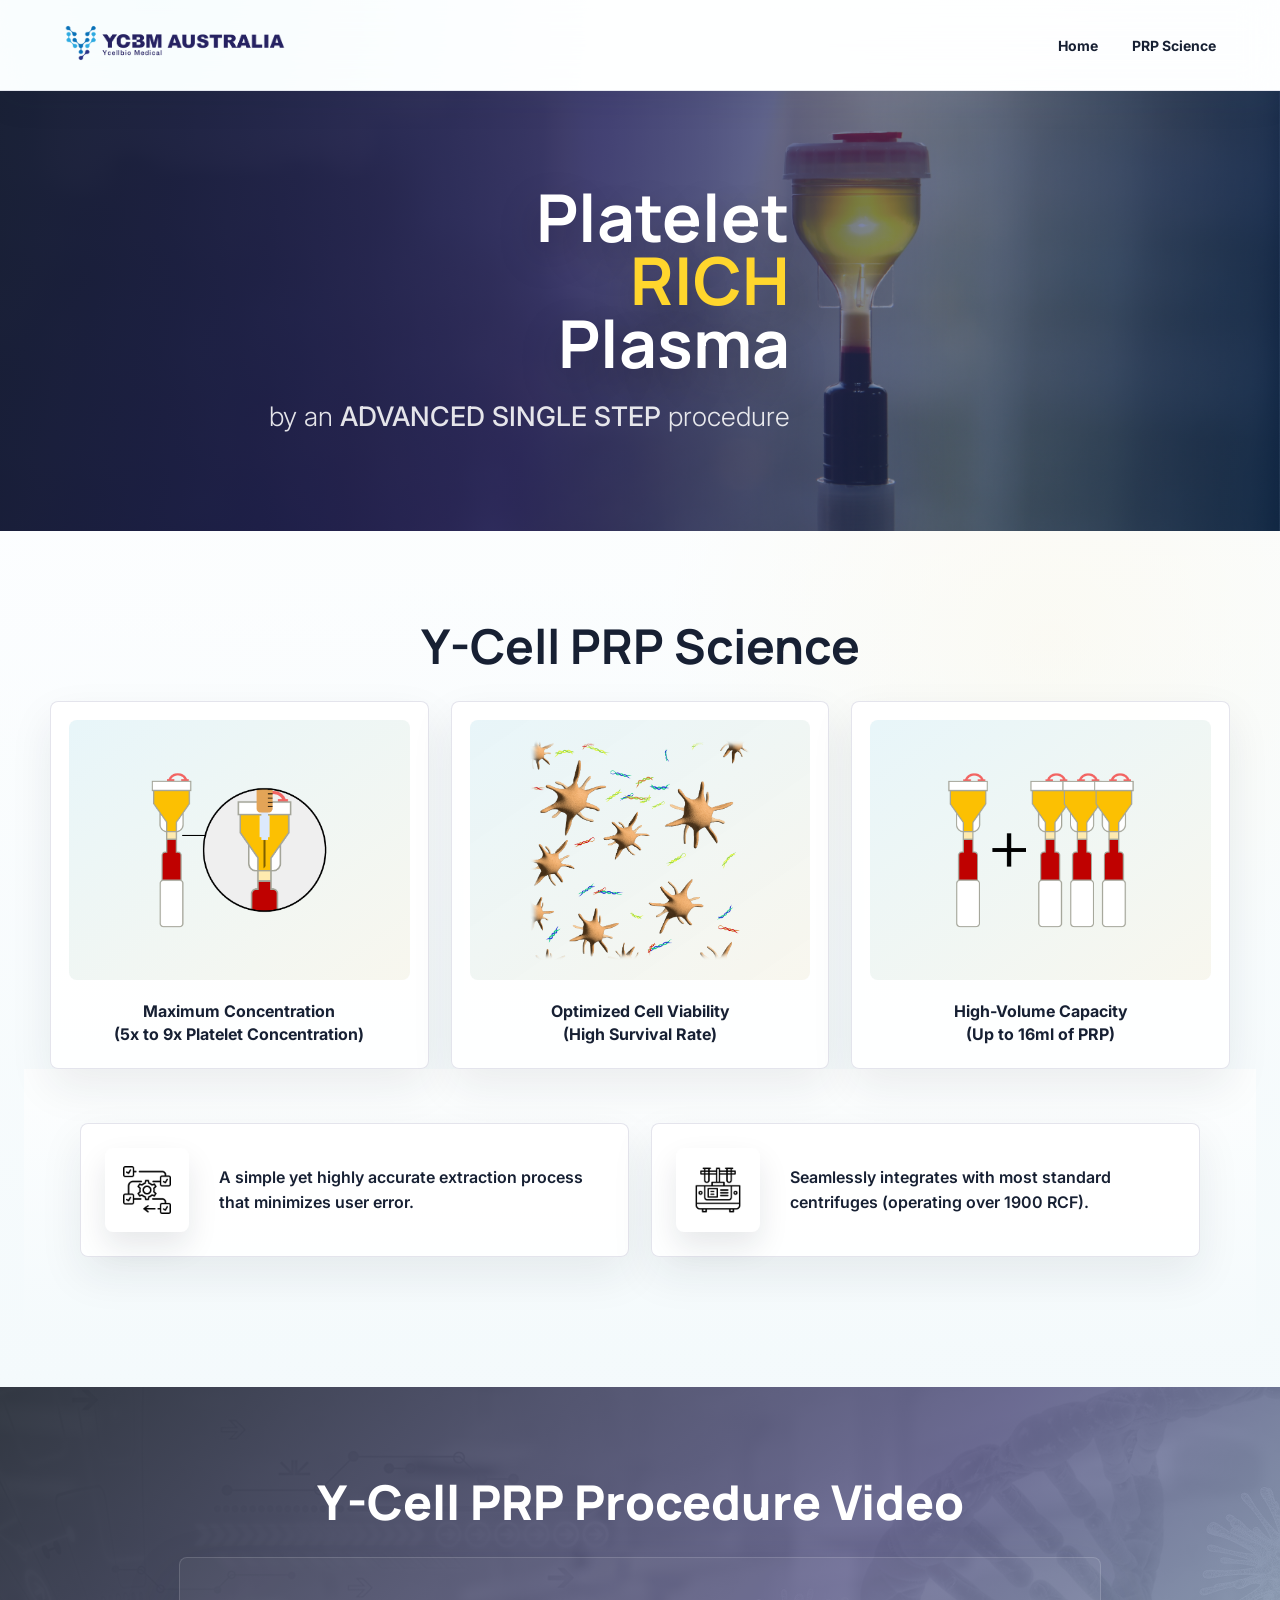
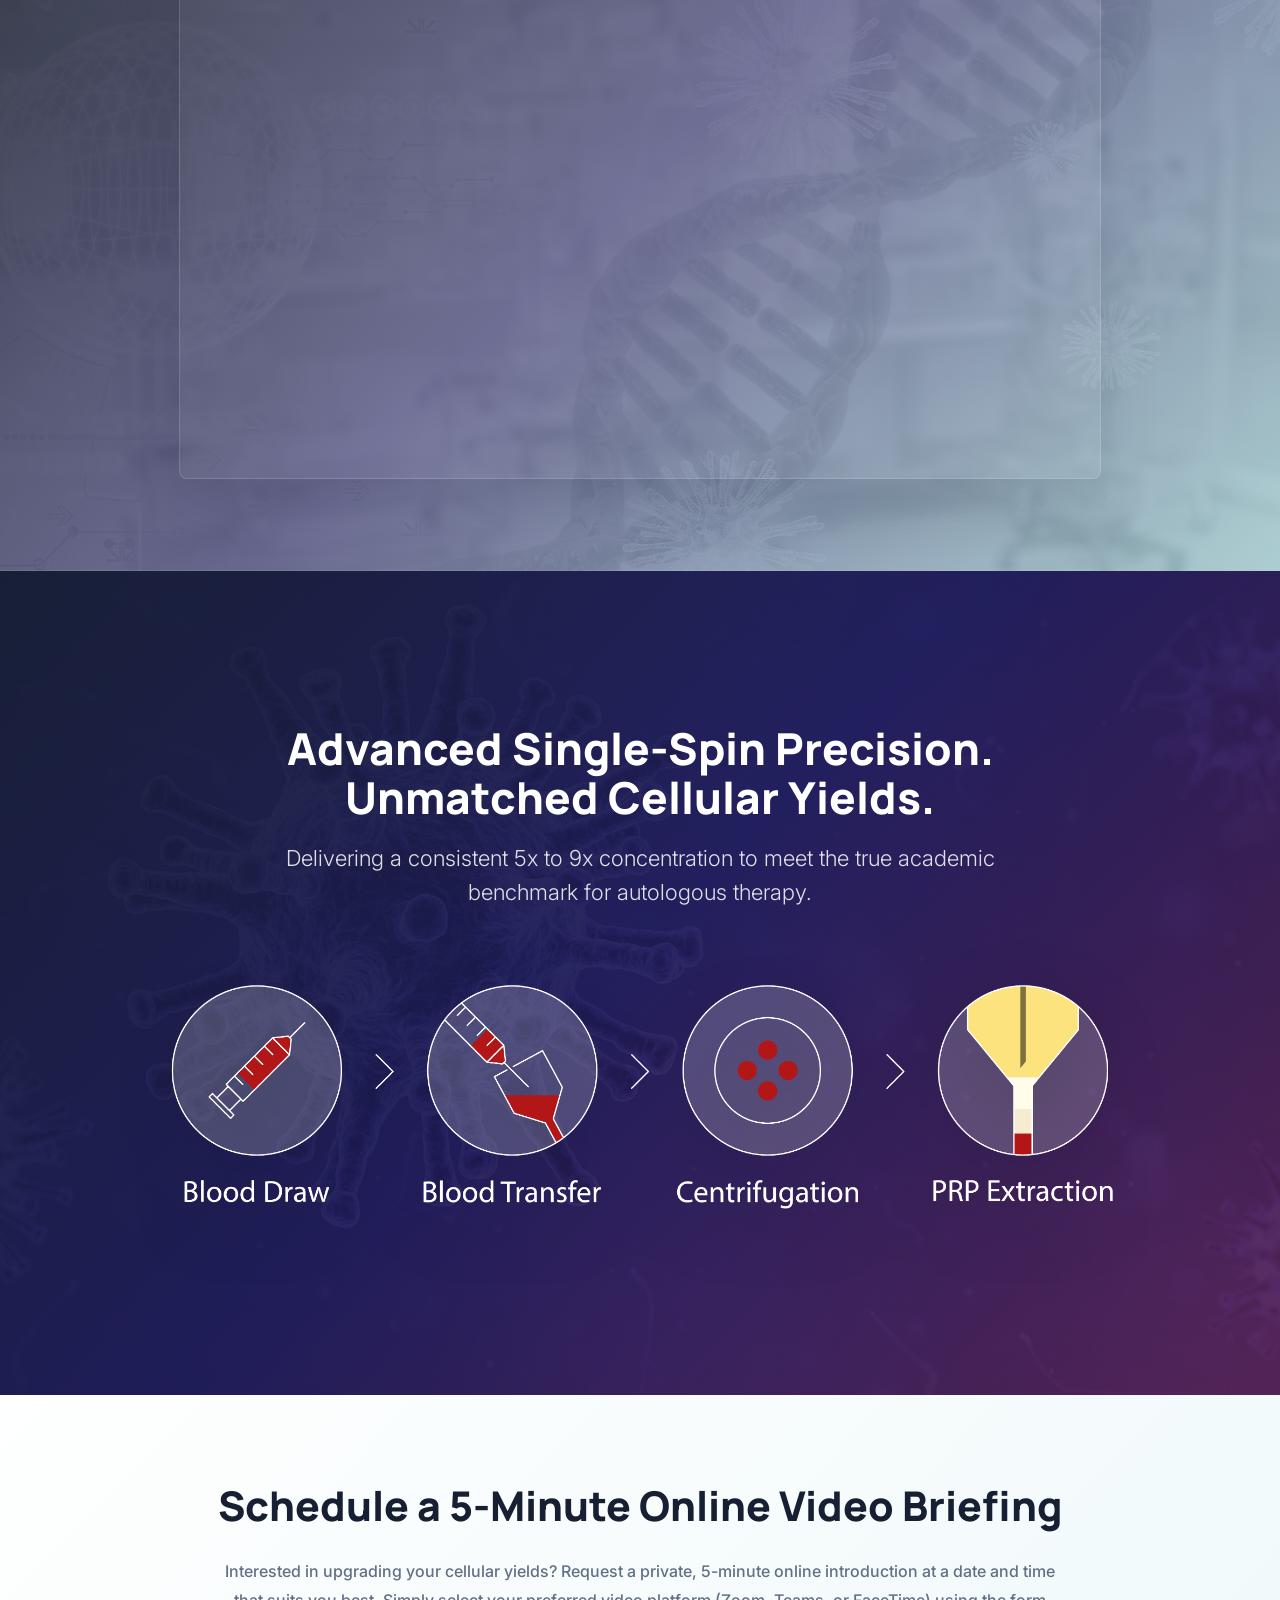
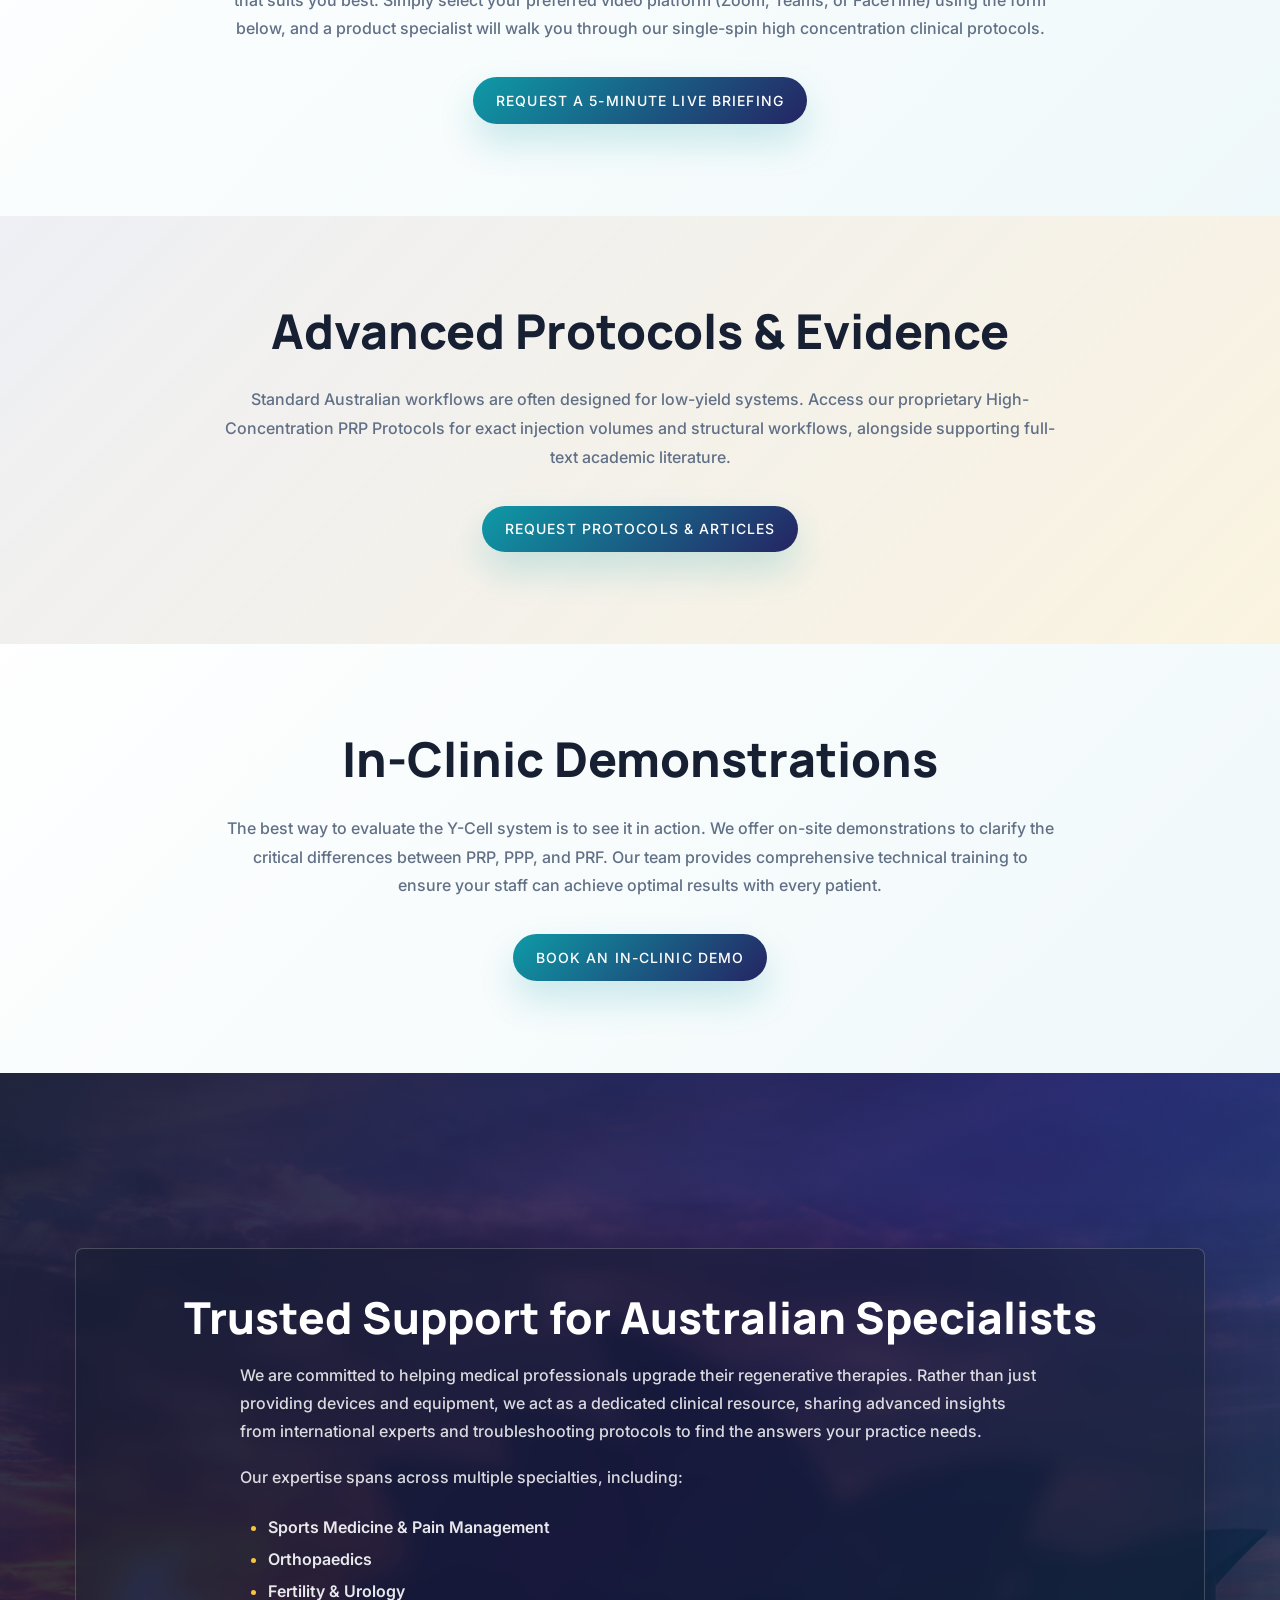
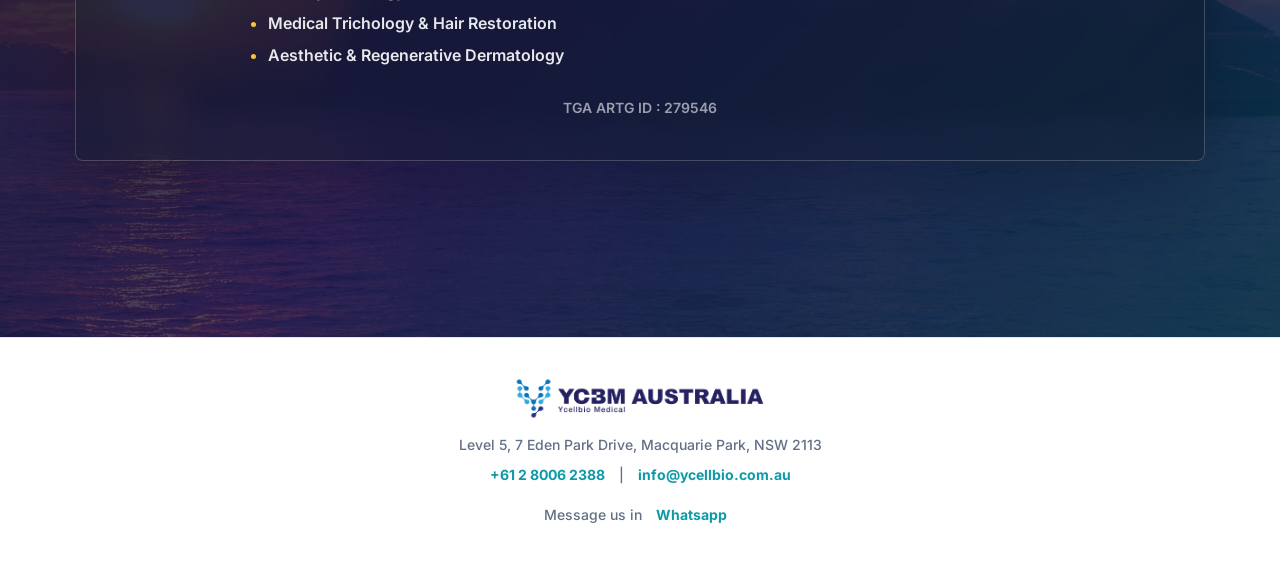
<file: index.html>
<!DOCTYPE html>
<html lang="en">

  <head>

    <meta charset="utf-8">
    <meta name="viewport" content="width=device-width, initial-scale=1, shrink-to-fit=no">
    <meta name="description" content="">
    <meta name="author" content="">
    <link rel="icon" type="image/png" href="assets/images/icon.png">
    <link href="https://fonts.googleapis.com/css2?family=Inter:wght@400;500;600;700;800&amp;family=Manrope:wght@500;600;700;800&amp;display=swap" rel="stylesheet">

    <title>Y-Cell PRP Science</title>


    <!-- Additional CSS Files -->
    <link rel="stylesheet" type="text/css" href="assets/css/style.css?v=20260630">


    <script src="https://code.jquery.com/jquery-3.2.1.min.js"></script>
   
</head>
    
<body>

  

  <nav class="navbar">
    <div class="container">
      <div class="logo">
        <a href="index.html">
          <img src="assets/images/YCBM_Australia.png" alt="YCBM_Australia">
        </a>
      </div>
      
      
      <ul class="nav-links">
        <li><a href="index.html">Home</a></li>
        <li><a href="prpscience.html">PRP Science</a></li>
      </ul>

      <div class="burger">
        <div class="line1"></div>
        <div class="line2"></div>
        <div class="line3"></div>
      </div>
    </div>
  </nav>

  <section class="section-1">
    <div class="section-content">
      <h2>
        <span>Platelet</span>
        <span><span style="color:#ffd62d;">RICH</span></span>
        <span>Plasma</span>
      </h2>
      <p>by an <span style="font-weight: 500;">ADVANCED SINGLE STEP</span> procedure</p>
    </div>
</section>

<section class="section-2">
  <h2>Y-Cell PRP Science</h2>

  <div class="gallery">
    <div class="gallery-item">
        <div class="image-box">
            <img src="assets/images/1.png" alt="Image 1">
        </div>
        <p>Maximum Concentration<br>(5x to 9x Platelet Concentration)</p>
    </div>
    <div class="gallery-item">
        <div class="image-box">
            <img src="assets/images/2-1.png" alt="Image 2">
        </div>
        <p>Optimized Cell Viability<br>(High Survival Rate)</p>
    </div>
    <div class="gallery-item">
        <div class="image-box">
            <img src="assets/images/3.png" alt="Image 3">
        </div>
        <p>High-Volume Capacity<br>(Up to 16ml of PRP)</p>
    </div>
</div>


<div class="section-3">
  <div class="gallery">
    <div class="gallery-item">
        <div class="image-box">
            <img src="assets/images/process.png" alt="Image 1">
        </div>
        <p>A simple yet highly accurate extraction process that minimizes user error.</p>
    </div>
    <div class="gallery-item">
        <div class="image-box">
            <img src="assets/images/centrifuge.png" alt="Image 2">
        </div>
        <p>Seamlessly integrates with most standard centrifuges (operating over 1900 RCF).</p>
    </div>
  </div>
</div>
</section>

<section class="section-4">
  <h2>Y-Cell PRP Procedure Video</h2>
  
    <iframe src="https://player.vimeo.com/video/574397052?badge=0&amp;autopause=0&amp;player_id=0&amp;app_id=58479&amp;portrait=0&amp;byline=0" frameborder="0" allow="autoplay; fullscreen; picture-in-picture; clipboard-write" title="yCellbio-PRP"></iframe>
  
    <script src="https://player.vimeo.com/api/player.js"></script>
</section>

<section class="section-5">
  <div class="text">
    <h2>Advanced Single-Spin Precision. Unmatched Cellular Yields.</h2>
    <p>Delivering a consistent 5x to 9x concentration to meet the true academic benchmark for autologous therapy.</p>

    <div class="image-box">
      <img src="assets/images/5.png" alt="Image 2">
  </div>
  </div>
</section>


<section class="section-6">
  <h2>Schedule a 5-Minute Online Video Briefing</h2>
  <p>Interested in upgrading your cellular yields? Request a private, 5-minute online introduction at a date and time that suits you best. Simply select your preferred video platform (Zoom, Teams, or FaceTime) using the form below, and a product specialist will walk you through our single-spin high concentration clinical protocols.</p>

    <div class="button-container">
    <a class="button button--winona button--border-medium button--round-l button--text-upper button--size-s button--text-medium" data-text="Request a 5-Minute Live Briefing"
    href="javascript:void(
        window.open(
          'https://form.jotform.com/240777950014053',
          'blank',
          'scrollbars=yes,
          toolbar=no,
          width=700,
          height=500'
        )
      )
    "><span>Request a 5-Minute Live Briefing</span></a>
    </div>


</section>


<section class="section-7">
  <h2>Advanced Protocols &amp; Evidence</h2>
  <p>Standard Australian workflows are often designed for low-yield systems. Access our proprietary High-Concentration PRP Protocols for exact injection volumes and structural workflows, alongside supporting full-text academic literature.</p>

    <div class="button-container">
    
<a class="button button--winona button--border-medium button--round-l button--text-upper button--size-s button--text-medium" data-text="Request Protocols &amp; Articles"
href="javascript:void(
    window.open(
      'https://form.jotform.com/240778472583064',
      'blank',
      'scrollbars=yes,
      toolbar=no,
      width=700,
      height=500'
    )
  )
"><span>Request Protocols &amp; Articles</span></a>

    </div>
    

</section>




<section class="section-8">
  <h2>In-Clinic Demonstrations</h2>
  <p>The best way to evaluate the Y-Cell system is to see it in action. We offer on-site demonstrations to clarify the critical differences between PRP, PPP, and PRF. Our team provides comprehensive technical training to ensure your staff can achieve optimal results with every patient.</p>

    <div class="button-container">
    
<a class="button button--winona button--border-medium button--round-l button--text-upper button--size-s button--text-medium" data-text="Book an In-Clinic Demo"
href="javascript:void(
window.open(
  'https://form.jotform.com/240777731131050',
  'blank',
  'scrollbars=yes,
  toolbar=no,
  width=700,
  height=500'
)
)
"><span>Book an In-Clinic Demo</span></a>

    </div>


</section>






<section class="section-9">

  <div class="text">
    <h2>Trusted Support for Australian Specialists</h2>
    <p class="support-intro">We are committed to helping medical professionals upgrade their regenerative therapies. Rather than just providing devices and equipment, we act as a dedicated clinical resource, sharing advanced insights from international experts and troubleshooting protocols to find the answers your practice needs.</p>
    <p class="support-label">Our expertise spans across multiple specialties, including:</p>
    <ul class="specialty-list">
      <li>Sports Medicine &amp; Pain Management</li>
      <li>Orthopaedics</li>
      <li>Fertility &amp; Urology</li>
      <li>Medical Trichology &amp; Hair Restoration</li>
      <li>Aesthetic &amp; Regenerative Dermatology</li>
    </ul>

      <span class="tga-id">TGA ARTG ID : 279546</span>
      




  </div>

  </section>

  <footer class="footer">
    <img src="assets/images/YCBM_Australia.png" alt="YCBM_Australia">
    <div class="address">
        Level 5, 7 Eden Park Drive, Macquarie Park, NSW 2113
    </div>
    <div class="contact">
        <a href="tel:+61280062388" class="contact-link">+61 2 8006 2388</a>
        <span>|</span>
        <a href="mailto:info@ycellbio.com.au" class="contact-link">info@ycellbio.com.au</a>
    </div>
    <br>
    <div class="whatsapp">
        Message us in <a href="https://wa.me/61423509200" class="contact-link">Whatsapp</a>
        <br>
    </div>
</footer>

  </body>

    <!-- JS -->
    <script src= "assets/js/index.js"></script>

</html>
</file>
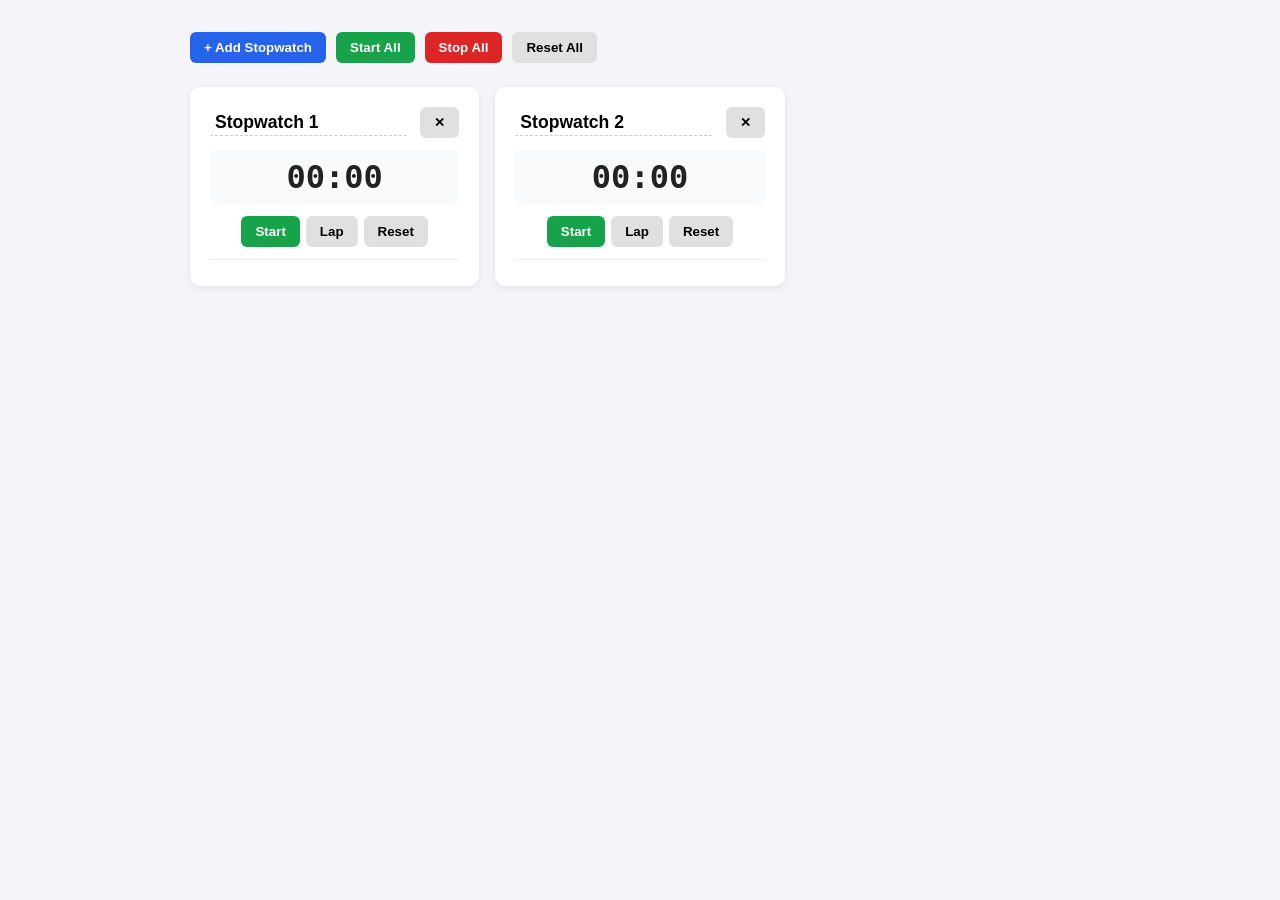
<file: Multi-Stopwatch.html>
﻿<!DOCTYPE html>
<html lang="en">
<head>
  <meta charset="UTF-8">
  <meta name="viewport" content="width=device-width, initial-scale=1.0">
  <title>Multi-Stopwatch</title>
  <style>
    body { font-family: system-ui, -apple-system, sans-serif; background: #f4f4f9; color: #222; max-width: 900px; margin: 2rem auto; padding: 0 1rem; }
    .controls { display: flex; gap: 10px; margin-bottom: 1.5rem; flex-wrap: wrap; }
    button { padding: 8px 14px; border: none; border-radius: 6px; cursor: pointer; font-weight: 600; background: #e0e0e0; transition: 0.2s; }
    button:hover { filter: brightness(0.92); }
    .btn-add { background: #2563eb; color: white; }
    .btn-start { background: #16a34a; color: white; }
    .btn-stop { background: #dc2626; color: white; }
    .grid { display: grid; grid-template-columns: repeat(auto-fill, minmax(260px, 1fr)); gap: 1rem; }
    .card { background: white; padding: 1.25rem; border-radius: 10px; box-shadow: 0 2px 6px rgba(0,0,0,0.08); display: flex; flex-direction: column; gap: 0.75rem; }
    .card-header { display: flex; justify-content: space-between; align-items: center; }
    .title-input { font-size: 1.1rem; font-weight: bold; border: 1px solid transparent; border-bottom: 1px dashed #ccc; width: 75%; padding: 2px 4px; }
    .title-input:focus { outline: none; border-bottom: 1px solid #2563eb; }
    .time { font-size: 2rem; font-family: monospace; font-weight: bold; text-align: center; background: #f8fafc; padding: 0.5rem; border-radius: 6px; }
    .btn-row { display: flex; gap: 6px; justify-content: center; }
    .laps { max-height: 100px; overflow-y: auto; font-size: 0.85rem; font-family: monospace; border-top: 1px solid #eee; padding-top: 6px; }
    .lap-item { display: flex; justify-content: space-between; padding: 2px 0; color: #555; }
  </style>
</head>
<body>


  <div class="controls">
    <button class="btn-add" onclick="addStopwatch()">+ Add Stopwatch</button>
    <button class="btn-start" onclick="controlAll('start')">Start All</button>
    <button class="btn-stop" onclick="controlAll('stop')">Stop All</button>
    <button onclick="controlAll('reset')">Reset All</button>
  </div>


  <div class="grid" id="grid"></div>


  <script>
    let stopwatches = [];
    let nextId = 1;


    function formatTime(ms) {
      const totalSeconds = Math.floor(ms / 1000);
      const hours = String(Math.floor(totalSeconds / 3600)).padStart(2, '0');
      const minutes = String(Math.floor((totalSeconds % 3600) / 60)).padStart(2, '0');
      const seconds = String(totalSeconds % 60).padStart(2, '0');
      const centiseconds = String(Math.floor((ms % 1000) / 10)).padStart(2, '0');
      // return `${hours}:${minutes}:${seconds}.${centiseconds}`;
      return `${hours}:${minutes}`;
    }


    function addStopwatch() {
      const id = nextId++;
      const sw = { id, elapsed: 0, running: false, lastTick: 0, laps: [] };
      stopwatches.push(sw);


      const card = document.createElement('div');
      card.className = 'card';
      card.id = `sw-${id}`;
      card.innerHTML = `
        <div class="card-header">
          <input class="title-input" type="text" value="Stopwatch ${id}" aria-label="Stopwatch Name">
          <button onclick="removeStopwatch(${id})" title="Delete">✕</button>
        </div>
        <div class="time" id="time-${id}">00:00</div>
        <div class="btn-row">
          <button class="btn-start" id="toggle-${id}" onclick="toggleStopwatch(${id})">Start</button>
          <button onclick="lapStopwatch(${id})">Lap</button>
          <button onclick="resetStopwatch(${id})">Reset</button>
        </div>
        <div class="laps" id="laps-${id}"></div>
      `;
      document.getElementById('grid').appendChild(card);
    }


    function toggleStopwatch(id) {
      const sw = stopwatches.find(s => s.id === id);
      if (!sw) return;
      const btn = document.getElementById(`toggle-${id}`);
      if (sw.running) {
        sw.elapsed += performance.now() - sw.lastTick;
        sw.running = false;
        btn.textContent = 'Start';
        btn.className = 'btn-start';
      } else {
        sw.lastTick = performance.now();
        sw.running = true;
        btn.textContent = 'Stop';
        btn.className = 'btn-stop';
      }
    }


    function lapStopwatch(id) {
      const sw = stopwatches.find(s => s.id === id);
      if (!sw) return;
      const current = sw.running ? sw.elapsed + (performance.now() - sw.lastTick) : sw.elapsed;
      if (current === 0) return;
      sw.laps.unshift(current);
      const lapsEl = document.getElementById(`laps-${id}`);
      lapsEl.innerHTML = sw.laps.map((t, i) => 
        `<div class="lap-item"><span>Lap ${sw.laps.length - i}</span><span>${formatTime(t)}</span></div>`
      ).join('');
    }


    function resetStopwatch(id) {
      const sw = stopwatches.find(s => s.id === id);
      if (!sw) return;
      sw.running = false;
      sw.elapsed = 0;
      sw.laps = [];
      document.getElementById(`time-${id}`).textContent = '00:00';
      document.getElementById(`laps-${id}`).innerHTML = '';
      const btn = document.getElementById(`toggle-${id}`);
      btn.textContent = 'Start';
      btn.className = 'btn-start';
    }


    function removeStopwatch(id) {
      stopwatches = stopwatches.filter(s => s.id !== id);
      document.getElementById(`sw-${id}`).remove();
    }


    function controlAll(action) {
      stopwatches.forEach(sw => {
        if (action === 'start' && !sw.running) toggleStopwatch(sw.id);
        if (action === 'stop' && sw.running) toggleStopwatch(sw.id);
        if (action === 'reset') resetStopwatch(sw.id);
      });
    }


    function updateLoop() {
      const now = performance.now();
      stopwatches.forEach(sw => {
        if (sw.running) {
          const total = sw.elapsed + (now - sw.lastTick);
          document.getElementById(`time-${sw.id}`).textContent = formatTime(total);
        }
      });
      requestAnimationFrame(updateLoop);
    }


    addStopwatch();
    addStopwatch();
    requestAnimationFrame(updateLoop);
  </script>
</body>
</html>
</file>
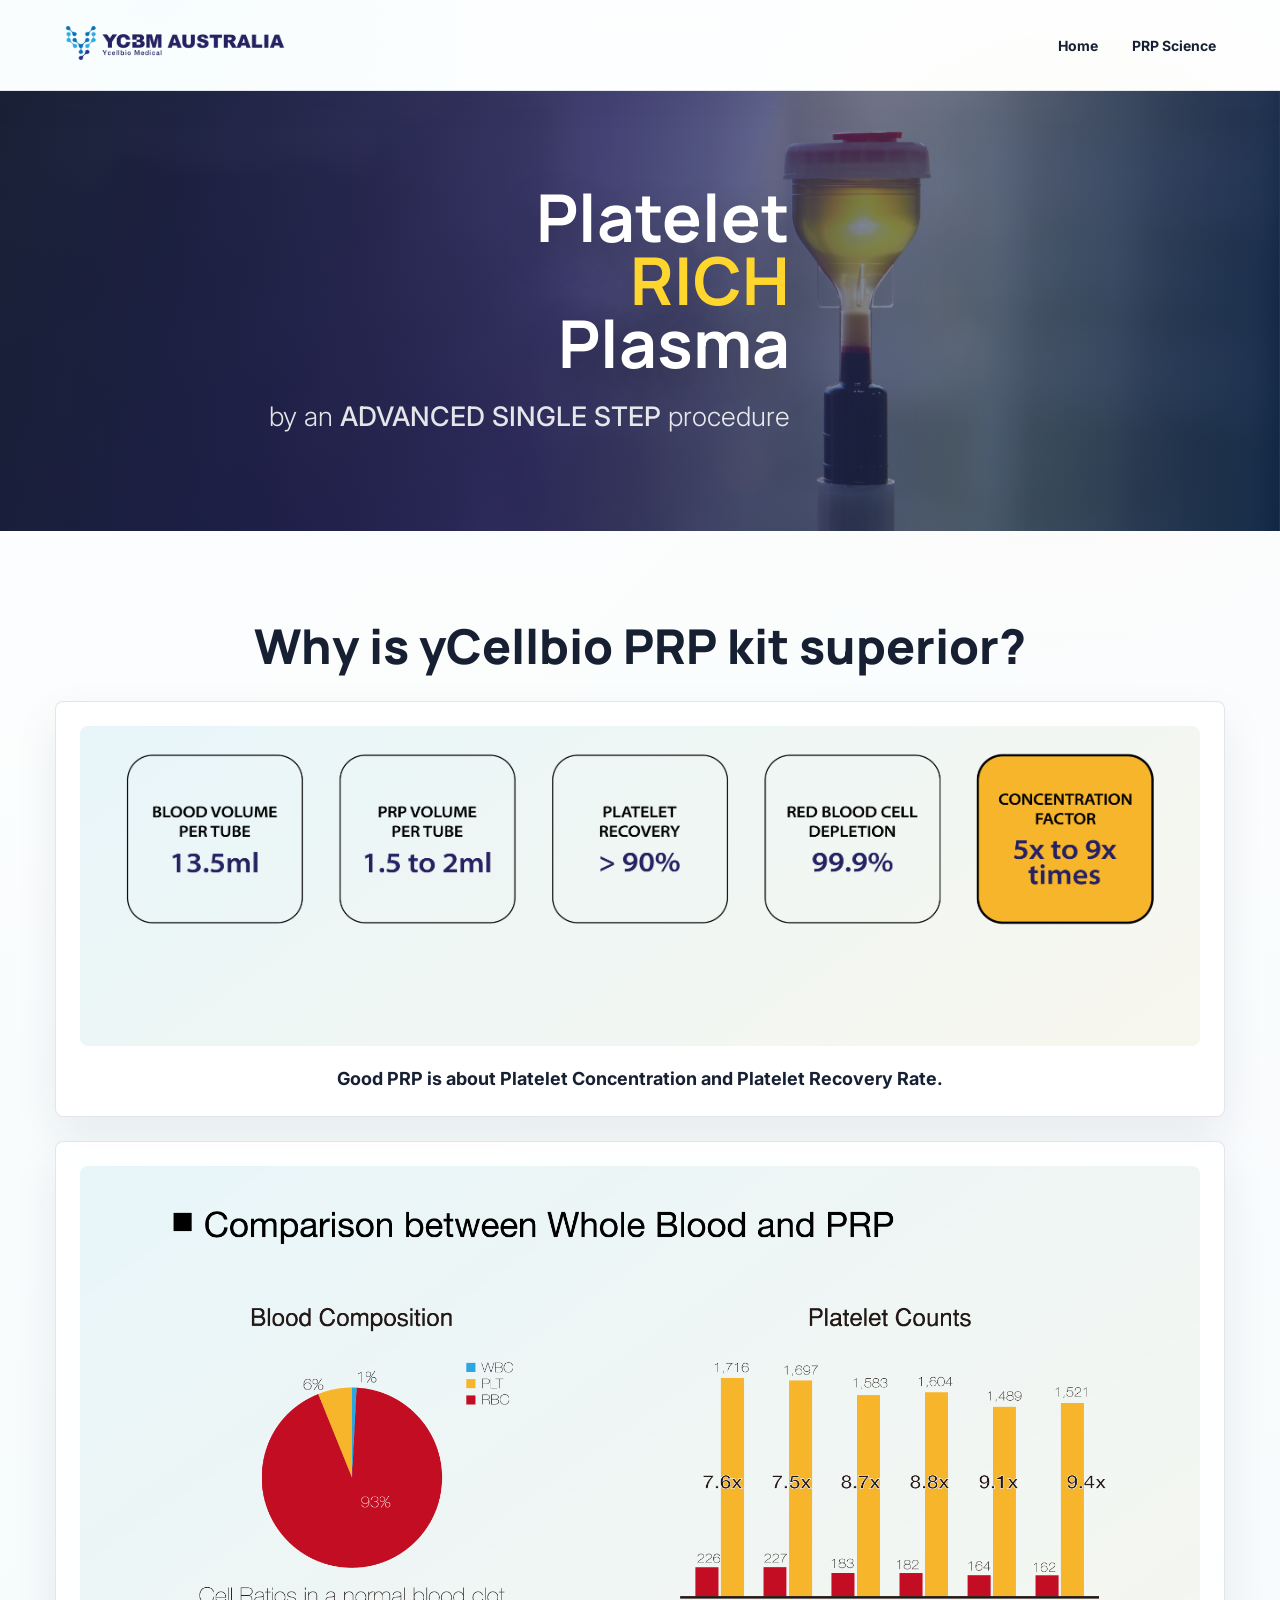
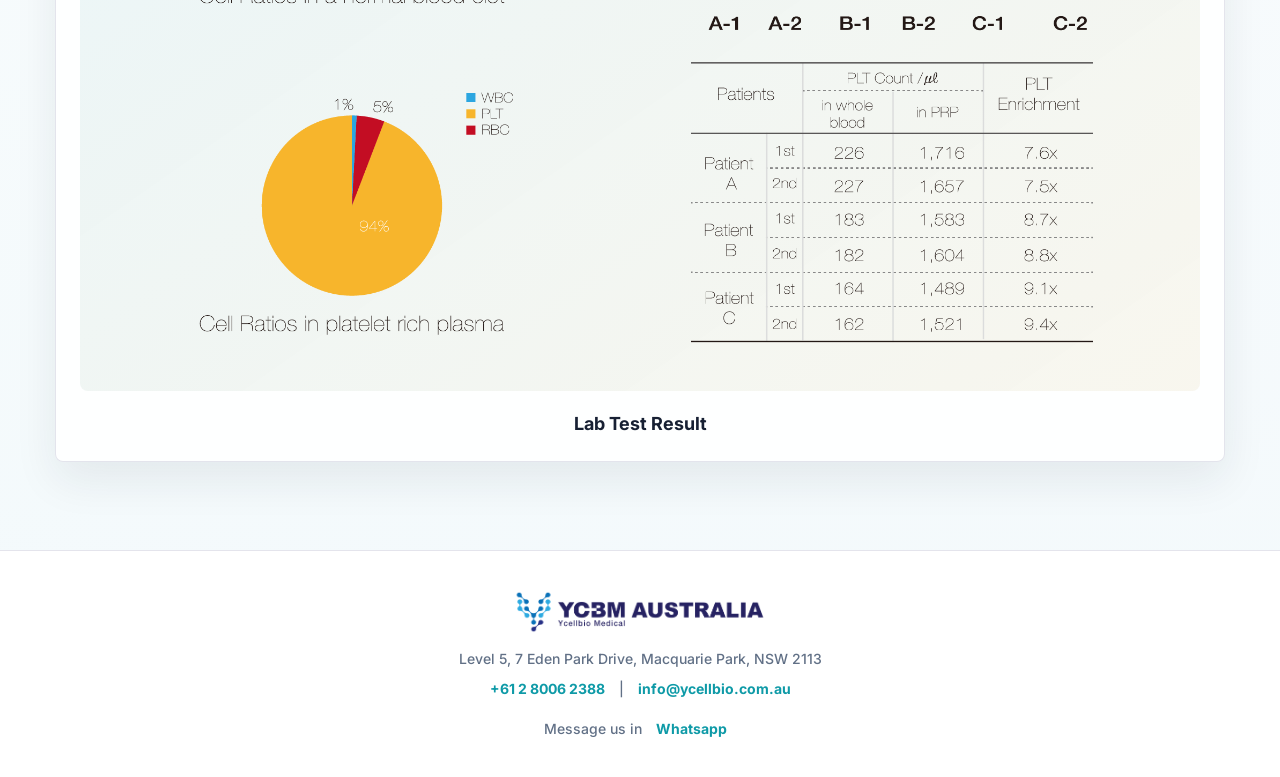
<file: prpscience.html>
<!DOCTYPE html>
<html lang="en">

  <head>

    <meta charset="utf-8">
    <meta name="viewport" content="width=device-width, initial-scale=1, shrink-to-fit=no">
    <meta name="description" content="">
    <meta name="author" content="">
    <link rel="icon" type="image/png" href="assets/images/icon.png">
    <link href="https://fonts.googleapis.com/css2?family=Inter:wght@400;500;600;700;800&amp;family=Manrope:wght@500;600;700;800&amp;display=swap" rel="stylesheet">

    <title>Y-Cell PRP Science</title>

    <link rel="stylesheet" type="text/css" href="assets/css/style.css?v=20260630">


    <script src="https://code.jquery.com/jquery-3.2.1.min.js"></script>
   
</head>
    
<body>

  

  <nav class="navbar">
    <div class="container">
      <div class="logo">
        <a href="index.html">
          <img src="assets/images/YCBM_Australia.png" alt="YCBM_Australia">
        </a>
      </div>

      <ul class="nav-links">
        <li><a href="index.html">Home</a></li>
        <li><a href="prpscience.html">PRP Science</a></li>
      </ul>

      <div class="burger">
        <div class="line1"></div>
        <div class="line2"></div>
        <div class="line3"></div>
      </div>
    </div>
  </nav>

  
  <section class="section-1">
    <div class="section-content">
      <h2>Platelet <span style="color:#ffd62d;">RICH</span> Plasma</h2>
      <p>by an <span style="font-weight: 500;">ADVANCED SINGLE STEP</span> procedure</p>
    </div>
  </section>

  <section class="prp-science-overview">
    <h2>Why is yCellbio PRP kit superior?</h2>

    <div class="prp-science-card">
      <div class="prp-science-content">
        <div class="image-box">
          <img src="assets/images/prp-1.png" alt="PRP superior chart">
        </div>
        <p>Good PRP is about Platelet Concentration and Platelet Recovery Rate.</p>
      </div>
    </div>

    <div class="prp-science-card prp-science-lab-card">
      <div class="prp-science-content">
        <div class="image-box">
          <img src="assets/images/prp-2.png" alt="Lab test result">
        </div>
        <p>Lab Test Result</p>
      </div>
    </div>
  </section>

  <footer class="footer">
    <img src="assets/images/YCBM_Australia.png" alt="YCBM_Australia">
    <div class="address">
        Level 5, 7 Eden Park Drive, Macquarie Park, NSW 2113
    </div>
    <div class="contact">
        <a href="tel:+61280062388" class="contact-link">+61 2 8006 2388</a>
        <span>|</span>
        <a href="mailto:info@ycellbio.com.au" class="contact-link">info@ycellbio.com.au</a>
    </div>
    <br>
    <div class="whatsapp">
        Message us in <a href="https://wa.me/61423509200" class="contact-link">Whatsapp</a>
        <br>
    </div>
  </footer>

  </body>

  <script src="assets/js/index.js"></script>

</html>
</file>
<file: assets/css/style.css>
/* 남색 262262 */

ul {padding-inline-start: 0px;}
h2 { margin-block-start: 0;
    margin-block-end: 0;
  font-size: 30px;}

html {margin:0;}

body {
    margin: 0;
    font-family: 'Roboto', sans-serif;
  }
  
  .navbar {
    background-color: #f0f0f0; /* 밝은 배경색 */
    padding: 10px 0;
  }
  
  .container {
    display: flex;
    justify-content: space-between;
    align-items: center;
    max-width: 1200px;
    margin: 0 auto;
    padding: 0 20px;
  }

  .logo {
    padding: 10px; /* 로고 주변 여백 설정 */
  }
  
  .logo img {
    max-width: 250px;
    height: auto;
  }
  
  
  .nav-links {
    list-style: none;
    display: flex;
  }

  .nav-links li {
    margin-right: 20px;
  }
  
  .nav-links li a {
    text-decoration: none;
    color: #000;
  }
  
  .burger {
    display: none;
    flex-direction: column;
    cursor: pointer;
  }
  
  .line1, .line2, .line3 {
    width: 25px;
    height: 2px;
    background-color: #000;
    margin: 4px 0;
  }

  /* Section styles */
  .section-1 {
    background-image: url('../images/background-3-1.png');
    background-size: cover;
    background-position: center;
    padding: 5vw 1vw; 
    text-align: left;
    height: 300px; 
  }

  .section-1 .section-content {
    max-width: 90vw; 
    margin: 125px 0 0 15vw;
    color: #fff;
  }

  .section-1 .section-content h2 {
    font-size: 3.5vw; 
    font-weight: 700;
    line-height: 0.3;
  }

  .section-1 .section-content p {
    font-size: 1.7vw; 
    font-weight: 300;
  }



.section-2 {
    padding: 50px 20px;
    text-align: center;
    margin: 50px 0;
}

.section-2 h2 {
    font-size: 30px;
    font-weight: bold;
    margin-bottom: 40px;
}

.section-2 .gallery {
    display: flex;
    flex-wrap: wrap;
    justify-content: center; /* 요소들을 수평으로 중앙 정렬 */
    max-width: 1000px; 
    margin: 0 auto;
}

.section-2 .gallery-item {
    width: calc(33% - 20px); /* 3개의 네모 박스를 정렬하기 위한 너비 */
    margin: 10px;
    text-align: center;
}

.section-2 .image-box {
    width: 100%;
    height: 250px; /* 이미지 상자의 높이 설정 */
    overflow: hidden; /* 내용이 상자를 벗어나는 것을 숨김 */
    display: flex;
    justify-content: center; /* 이미지를 수평으로 가운데 정렬 */
    align-items: center; /* 이미지를 수직으로 가운데 정렬 */
    padding-top:20px;
    padding-bottom: 20px;
    background-color: #f0f0f0;
}

.section-2 .image-box img {
    max-width: 100%; /* 이미지를 부모 요소의 너비에 맞춤 */
    max-height: 100%; /* 이미지를 부모 요소의 높이에 맞춤 */
    display: block;
    margin: auto; /* 가운데 정렬 */
}

.section-2 .gallery-item p {
    font-size: 18px;
    font-weight: 500;
}

.section-3 {
    background-color: #f0f0f0;
    background-image: url('../images/background-3.jpg');
    background-size: cover;
    padding: 50px 0;
}

.section-3 .gallery {
    display: flex;
    flex-wrap: wrap;
    justify-content: center; /* 요소들을 수평으로 중앙 정렬 */
    max-width: 1000px; 
    margin: 0 auto; /* 가운데 정렬 */
}

.section-3 .gallery-item {
    width: 600px;
    margin: 15px;
    text-align: left;
    display: flex;
    align-items: center;
    justify-content: center;
    gap: 30px;
}

.section-3 .image-box {
    height: 50px;
    width: 50px;
    overflow: hidden; /* 내용이 상자를 벗어나는 것을 숨김 */
    display: flex;
    justify-content: center; /* 이미지를 수평으로 가운데 정렬 */
    align-items: center; /* 이미지를 수직으로 가운데 정렬 */
    flex: 0 0 50px;
    padding:30px;
    background-color: #fff;
    border-radius: 100%;
}

.section-3 .image-box img {
    height: 100%;
    width: 100%;
    display: inline-block;
}

.section-3 .gallery-item p {
    flex: 1;
    margin: 0;
    font-size: 17px;
    font-weight: 300;
}

.section-4 { text-align: center; 
margin :20px 0;}

.section-4 h2 {
    padding-top: 50px;
}

.section-4 iframe {
width: 700px;
height: 500px;
}




  .section-5 {
    background-color: #f0f0f0;
    background-image: url('../images/background-5.jpg');
    background-size: cover;
    height: 600px;
    color: #fff;
    text-align: center;
    display: flex;
    justify-content: center;
    align-items: center;
}

.section-5 .text h2{
    font-size: 35px;
}

.section-5 .text p{
    font-size: 20px;
    font-weight: 300;
}

.section-5 .image-box {
    max-width: 1000px;
}

.section-5 .image-box img {
    width: 100%;
    
}


.section-6, .section-8 {
    background-color: #fff;
    text-align: center;
    padding-top: 70px;
    padding-bottom: 70px;
}

.section-6 p, .section-8 p {
    font-weight: 300;
    line-height: 22px;
    margin-top:20px;
    padding: 0 20% 0 20%;
    font-size:15px;
}

.section-6 .button-container,
.section-8 .button-container
 {
    display: inline-block; /* 부모 요소인 section을 기반으로 가로로 정렬 */
    margin-top: 20px;
  }
  
.section-6 .button,
.section-8 .button {
    display: block;
    margin: 0 auto;
  }


.section-7 {
    background-color: #f0f0f0;
    text-align: center;
    padding-top: 70px;
    padding-bottom: 70px;
}

.section-7 p {
    font-weight: 300;
    line-height: 22px;
    margin-top:20px;
    padding: 0 20% 0 20%;
    font-size:15px;
}

.section-7 .button-container
 {
    display: inline-block; /* 부모 요소인 section을 기반으로 가로로 정렬 */
    margin-top: 20px;
  }
  
.section-7 .button {
    display: block;
    margin: 0 auto;
  }


.section-9 {
    background-color: #262262;
    background-image: url('../images/Australia-2.jpg');
    background-size: cover;
    height: 600px;
    color: #fff;
    text-align: center;
    display: flex;
    justify-content: center;
    align-items: center;
}


.section-9 .text {
    width: 900px;
}


.section-9 .text h2{
    font-size: 40px;
}

.section-9 .text p{
    font-size: 15px;
    font-weight: 300;
    line-height: 30px;
}

.section-9 .specialty-list {
    display: inline-block;
    list-style-position: outside;
    margin: 0 0 25px;
    padding-left: 22px;
    text-align: left;
    font-size: 16px;
    font-weight: 300;
    line-height: 30px;
}

.section-9 .specialty-list li {
    margin-bottom: 4px;
}

.section-9 .tga-id {
    display: block;
    color: grey;
}


.footer {
    color: #262262;
    padding: 20px;
    text-align: center;
    line-height: 20px;
    font-size:400;
    background-color: #f0f0f0;
}

.footer img {
    max-width:300px;
    width: 30%
}

.footer .address {
    margin-bottom: 10px;
    margin-top: 10px;
}

.footer .contact-link {
    text-decoration: none;
    margin: 0 10px;
}




  
  @media screen and (max-width: 768px) {
    .nav-links {
      display: none;
      flex-direction: column;
      align-items: center;
      width: 100%;
      position: absolute;
      top: 60px;
      background-color: #f0f0f0;
      left: 0;
      padding-left: 30px;
    }
  
    .nav-links.nav-active {
        display: block; /* 버거 아이콘이 클릭되었을 때 보이도록 설정 */
        width: 100%;
      }
  
    .nav-links li {
      margin: 20px 0;
    }
  
    .burger {
      display: flex;
    }

    h2 { font-size: 6vw;}
    

    .section-1 {
        text-align: right;
      }

    .section-1 .section-content {
      max-width: none;
        margin:130px 0 0 auto; }

    .section-1 .section-content h2 {
          font-size: 60px;
}

    .section-1 .section-content p {
  font-size: 25px;
}

    .section-2 .image-box {
  width: 100%;
  height: 100px; /* 이미지 상자의 높이 설정 */
 
}

.section-3 {
  padding: 10px 0;}



    .section-3 .image-box {
  height: 50px;
  width: 50px;
  overflow: hidden; 
  display: flex;
  justify-content: center; 
  align-items: center; 
  padding:30px;
  background-color: #fff;
  border-radius: 100%;
}

    .section-3 .image-box img {
  height: 100%;
  width: 100%;
  display: block;
}

.section-3 .gallery-item {
  width: auto;
  margin: 5px 20px;
  justify-content: flex-start;
  gap: 20px;
}

    .section-3 .gallery-item p {
  flex: 1;
  margin: 0;
  font-size: 17px;
  font-weight: 300;
}


    .section-5 .text h2{
  font-size: 6vw;
}

    .section-5 .image-box {
        width: 100%;
    }

    .section-4 iframe {
      width: 500px;
      height: 350px;
      }


      .section-6 p, .section-7 p, .section-8 p {
        font-weight: 300;
        line-height: 25px;
        margin-top:20px;
        padding: 0 10% 0 10%;
    }
    


    .section-9 {
      padding: 0 20px 0 20px;
  }
  
  
  .section-9 .text p{
      font-size: 15px;
      line-height: 20px;
  }

  .section-9 .specialty-list {
      font-size: 14px;
      line-height: 22px;
      margin-bottom: 18px;
  }
    
  }


  @media screen and (max-width: 568px) {

    .section-1 {
      text-align: right;
    }

  .section-1 .section-content {
    max-width: none;
      margin:130px 0 0 auto; }

  .section-1 .section-content h2 {
        font-size: 35px;
}

  .section-1 .section-content p {
font-size: 15px;
}

.section-2 .gallery-item p {
  font-size: 12px;
  font-weight: 300;
}

.section-3 .gallery-item p {
  flex: 1;
  margin: 0;
  font-size: 14px;
  font-weight: 300;}

    .section-4 iframe {
      width: 300px;
      height: 250px;
      }
      
      .section-5 {
        height: 350px;
        text-align: center;
    }

    .section-6 p, .section-7 p, .section-8 p {
      font-weight: 300;
      line-height: 25px;
      margin-top: 20px;
      font-size: 12px;
      padding: 0 20px 0 20px;
  }

  .section-9 {
    padding: 20px;

}

.section-9 .text p {
  line-height: 22px;
}

.section-9 .specialty-list {
  font-size: 13px;
  line-height: 20px;
}

  }

  @media screen and (max-width: 300px) {

    .logo img {
      max-width: 150px;
      height: auto;
    }

    
  .section-1 .section-content h2 {
    font-size: 22px;
}

.section-1 .section-content p {
font-size: 12px;
}


    .section-4 iframe {
      width: 200px;
      height: 150px;
      }

      .section-9 {
        padding: 0 20px 0 20px;
        height: 800px;
    }
      
  }

  @media screen and (max-width: 200px) {

    .logo img {
      max-width: 100px;
      height: auto;
    }

    .section-1 .section-content h2 {
      font-size: 18px;
  }
  
  .section-1 .section-content p {
  font-size: 10px;
  }

    .section-4 iframe {
      width: 100px;
      height: 80px;
      }
      
  }



















  *:after,
  *:before {
      -webkit-box-sizing: border-box;
      box-sizing: border-box;
  }


  .cf:before,
  .cf:after {
      content: '';
      display: table;
  }
  .cf:after {
      clear: both;
  }
  
  .support {
      font-weight: bold;
      padding: 2em 0 0 0;
      font-size: 1.4em;
      color: #ee2563;
      display: none;
  }
  a {
      color: #7986cb;
      text-decoration: none;
      outline: none;
  }
  a:hover,
  a:focus {
      color: #3f51b5;
  }

  
/* Common button styles */
.button {
	float: left;
	min-width: 150px;
	max-width: 250px;
	display: block;
	margin: 1em;
	padding: 1em 2em;
	border: none;
	background: none;
	color: inherit;
	vertical-align: middle;
	position: relative;
	z-index: 1;
	-webkit-backface-visibility: hidden;
	-moz-osx-font-smoothing: grayscale;
    cursor: pointer;
    text-align: center;
}
.button:focus {
	outline: none;
}
.button > span {
	vertical-align: middle;
}

/* Text color adjustments (we could stick to the "inherit" but that does not work well in Safari) */
.bg-1 .button {
	color: #37474f;
	border-color: #37474f;
}
.bg-2 .button {
	color: #ECEFF1;
	border-color: #ECEFF1;
}
.bg-3 .button {
	color: #fff;
	border-color: #fff;
}

/* Sizes */
.button--size-s {
	font-size: 14px;
}
.button--size-m {
	font-size: 16px;
}
.button--size-l {
	font-size: 18px;
}

/* Typography and Roundedness */
.button--text-upper {
	letter-spacing: 2px;
	text-transform: uppercase;
}
.button--text-thin {
	font-weight: 300;
}
.button--text-medium {
	font-weight: 500;
}
.button--text-thick {
	font-weight: 600;
}
.button--round-s {
	border-radius: 5px;
}
.button--round-m {
	border-radius: 15px;
}
.button--round-l {
	border-radius: 40px;
}

/* Borders */
.button--border-thin {
	border: 1px solid;
}
.button--border-medium {
	border: 2px solid;
}
.button--border-thick {
	border: 3px solid;
}

/* Individual button styles */

/* Winona */
.button--winona {
	overflow: hidden;
	padding: 0;
	-webkit-transition: border-color 0.3s, background-color 0.3s;
	transition: border-color 0.3s, background-color 0.3s;
	-webkit-transition-timing-function: cubic-bezier(0.2, 1, 0.3, 1);
	transition-timing-function: cubic-bezier(0.2, 1, 0.3, 1);
}
.button--winona::after {
	content: attr(data-text);
	position: absolute;
	width: 100%;
	height: 100%;
	top: 0;
	left: 0;
	opacity: 0;
	color: #3f51b5;
	-webkit-transform: translate3d(0, 25%, 0);
	transform: translate3d(0, 25%, 0);
}
.button--winona > span {
	display: block;
}
.button--winona.button--inverted {
	color: #7986cb;
}
.button--winona.button--inverted:after {
	color: #fff;
}
.button--winona::after,
.button--winona > span {
	padding: 1em 2em;
	-webkit-transition: -webkit-transform 0.3s, opacity 0.3s;
	transition: transform 0.3s, opacity 0.3s;
	-webkit-transition-timing-function: cubic-bezier(0.2, 1, 0.3, 1);
	transition-timing-function: cubic-bezier(0.2, 1, 0.3, 1);
}
.button--winona:hover {
	border-color: #3f51b5;
	background-color: rgba(63, 81, 181, 0.1);
}
.button--winona.button--inverted:hover {
	border-color: #21333C;
	background-color: #21333C;
}
.button--winona:hover::after {
	opacity: 1;
	-webkit-transform: translate3d(0, 0, 0);
	transform: translate3d(0, 0, 0);
}
.button--winona:hover > span {
	opacity: 0;
	-webkit-transform: translate3d(0, -25%, 0);
	transform: translate3d(0, -25%, 0);
}

/* Modern visual refresh */
:root {
  --ink: #172033;
  --muted: #617086;
  --navy: #252463;
  --teal: #0e9aa7;
  --aqua: #58c7d8;
  --gold: #f5c542;
  --rose: #b64268;
  --surface: rgba(255, 255, 255, 0.88);
  --surface-solid: #ffffff;
  --line: rgba(37, 36, 99, 0.12);
  --shadow: 0 24px 60px rgba(23, 32, 51, 0.14);
}

html {
  background: #f6f9fc;
  scroll-behavior: smooth;
}

body {
  color: var(--ink);
  font-family: 'Inter', 'Roboto', Arial, sans-serif;
  background:
    radial-gradient(circle at 12% 0%, rgba(88, 199, 216, 0.26), transparent 28rem),
    radial-gradient(circle at 82% 12%, rgba(245, 197, 66, 0.2), transparent 24rem),
    linear-gradient(135deg, #f7fbff 0%, #eef7f8 44%, #f8f3fb 100%);
  letter-spacing: 0;
}

h2 {
  color: var(--ink);
  font-family: 'Manrope', 'Inter', sans-serif;
  font-weight: 800;
  letter-spacing: 0;
  line-height: 1.12;
}

p {
  color: var(--muted);
}

a {
  color: var(--teal);
}

a:hover,
a:focus {
  color: var(--navy);
}

.navbar {
  position: sticky;
  top: 0;
  z-index: 20;
  background: rgba(255, 255, 255, 0.84);
  border-bottom: 1px solid rgba(37, 36, 99, 0.1);
  box-shadow: 0 10px 34px rgba(23, 32, 51, 0.08);
  backdrop-filter: blur(18px);
}

.container {
  max-width: 1180px;
}

.logo img {
  max-width: 230px;
}

.nav-links {
  gap: 6px;
}

.nav-links li {
  margin-right: 0;
}

.nav-links li a {
  display: inline-flex;
  align-items: center;
  min-height: 38px;
  padding: 0 14px;
  border-radius: 999px;
  color: var(--ink);
  font-size: 14px;
  font-weight: 700;
  transition: background-color 0.2s ease, color 0.2s ease, transform 0.2s ease;
}

.nav-links li a:hover,
.nav-links li a:focus {
  color: var(--navy);
  background: rgba(14, 154, 167, 0.1);
  transform: translateY(-1px);
}

.line1,
.line2,
.line3 {
  background-color: var(--navy);
}

.section-1 {
  min-height: 440px;
  height: auto;
  padding: 0 24px;
  display: flex;
  align-items: center;
  background-image:
    linear-gradient(105deg, rgba(23, 32, 51, 0.86) 0%, rgba(37, 36, 99, 0.68) 44%, rgba(14, 154, 167, 0.18) 100%),
    url('../images/background-3.png');
  background-size: cover;
  background-position: center;
}

.section-1 .section-content {
  max-width: 900px;
  margin: 0 auto;
  transform: translateX(-300px);
  width: 100%;
  color: #fff;
  display: flex;
  flex-direction: column;
  align-items: flex-end;
  text-align: right;
}

.section-1 .section-content h2 {
  width: fit-content;
  max-width: 620px;
  margin: 0;
  color: #fff;
  font-size: clamp(42px, 5.6vw, 66px);
  line-height: 0.95;
  text-shadow: 0 16px 40px rgba(0, 0, 0, 0.26);
}

.section-1 .section-content h2 span {
  display: block;
}

.section-1 .section-content p {
  max-width: 620px;
  margin: 24px 0 0;
  color: rgba(255, 255, 255, 0.88);
  font-size: clamp(18px, 2.1vw, 28px);
  line-height: 1.4;
}

.section-2,
.section-4,
.section-6,
.section-7,
.section-8 {
  margin: 0;
  padding: 88px 24px;
  text-align: center;
}

.section-2,
.section-3 {
  background: linear-gradient(180deg, rgba(255, 255, 255, 0.7), rgba(244, 250, 252, 0.92));
}

.section-2 {
  padding-bottom: 42px;
}

.section-2 h2,
.section-4 h2,
.section-6 h2,
.section-7 h2,
.section-8 h2 {
  max-width: 820px;
  margin: 0 auto 28px;
  font-size: clamp(30px, 4vw, 48px);
}

.section-2 {
  padding: 88px 24px 42px;
  text-align: center;
  background: linear-gradient(180deg, rgba(255, 255, 255, 0.7), rgba(244, 250, 252, 0.92));
}

.section-2 .gallery {
  max-width: 1180px;
  gap: 22px;
  flex-wrap: nowrap;
}

.section-2 .gallery-item {
  flex: 1 1 0;
  min-width: 0;
  width: auto;
  margin: 0;
  padding: 18px;
  border: 1px solid var(--line);
  border-radius: 8px;
  background: var(--surface);
  box-shadow: 0 18px 44px rgba(23, 32, 51, 0.08);
}

.section-2 .image-box {
  height: 220px;
  border-radius: 8px;
  background:
    linear-gradient(145deg, rgba(88, 199, 216, 0.1), rgba(245, 197, 66, 0.08)),
    #f8fbfd;
}

.section-2 .gallery-item p {
  margin: 20px 0 4px;
  color: var(--ink);
  font-size: 16px;
  font-weight: 700;
  line-height: 1.45;
}

.section-3 {
  padding: 54px 24px 88px;
  background: linear-gradient(180deg, rgba(255, 255, 255, 0.7), rgba(244, 250, 252, 0.92));
}

.section-3 .gallery {
  max-width: 1120px;
  gap: 22px;
}

.section-3 .gallery-item {
  width: min(100%, 470px);
  margin: 0;
  padding: 24px;
  border: 1px solid var(--line);
  border-radius: 8px;
  background: var(--surface);
  box-shadow: 0 18px 44px rgba(23, 32, 51, 0.08);
  display: flex;
  align-items: center;
  justify-content: center;
  gap: 30px;
}

.section-3 .image-box {
  height: 48px;
  width: 48px;
  flex: 0 0 48px;
  padding: 18px;
  background: #fff;
  box-shadow: 0 14px 30px rgba(23, 32, 51, 0.1);
}

.section-3 .gallery-item p {
  color: var(--ink);
  font-size: 16px;
  font-weight: 600;
  line-height: 1.55;
  flex: 1;
  margin: 0;
}

.prp-science-overview {
  padding: 88px 24px;
  text-align: center;
  background: linear-gradient(180deg, rgba(255, 255, 255, 0.78), rgba(244, 250, 252, 0.95));
}

.prp-science-overview h2 {
  max-width: 960px;
  margin: 0 auto 28px;
  font-size: clamp(30px, 4vw, 48px);
}

.prp-science-card {
  width: min(100%, 1120px);
  margin: 0 auto;
  padding: 24px;
  border: 1px solid var(--line);
  border-radius: 8px;
  background: var(--surface);
  box-shadow: 0 18px 44px rgba(23, 32, 51, 0.08);
}

.prp-science-content {
  display: block;
}

.prp-science-content .image-box {
  width: 100%;
  min-height: 320px;
  border-radius: 8px;
  background:
    linear-gradient(145deg, rgba(88, 199, 216, 0.1), rgba(245, 197, 66, 0.08)),
    #f8fbfd;
}

.prp-science-content .image-box img {
  width: 100%;
  height: auto;
  max-width: 100%;
  max-height: 100%;
}

.prp-science-content p {
  margin: 20px 0 0;
  color: var(--ink);
  font-size: 18px;
  font-weight: 700;
  line-height: 1.45;
  text-align: center;
}

.prp-science-lab-card {
  margin-top: 24px;
}

.section-4 {
  padding: 88px 24px;
  background-image:
    linear-gradient(135deg, rgba(11, 18, 31, 0.82), rgba(37, 36, 99, 0.62), rgba(14, 154, 167, 0.24)),
    url('../images/background-3.jpg');
  background-size: cover;
  background-position: center;
  color: #fff;
}

.section-4 h2 {
  padding-top: 0;
  color: #fff;
}

.section-4 iframe {
  width: min(920px, 100%);
  height: min(520px, 56vw);
  min-height: 280px;
  border-radius: 8px;
  border: 1px solid rgba(255, 255, 255, 0.14);
  background: rgba(255, 255, 255, 0.04);
  box-shadow: var(--shadow);
}

.section-5 {
  min-height: 640px;
  height: auto;
  padding: 92px 24px;
  background-image:
    linear-gradient(135deg, rgba(23, 32, 51, 0.92), rgba(37, 36, 99, 0.72) 48%, rgba(182, 66, 104, 0.38)),
    url('../images/background-5.jpg');
  background-position: center;
}

.section-5 .text {
  width: min(100%, 1000px);
}

.section-5 .text h2 {
  max-width: 760px;
  margin: 0 auto 18px;
  color: #fff;
  font-size: clamp(30px, 3.6vw, 44px);
}

.section-5 .text p {
  max-width: 760px;
  margin: 0 auto 36px;
  color: rgba(255, 255, 255, 0.86);
  font-size: clamp(17px, 2vw, 22px);
  line-height: 1.55;
}

.section-5 .image-box {
  margin: 0 auto;
}

.section-5 .image-box img {
  filter: drop-shadow(0 24px 34px rgba(0, 0, 0, 0.22));
}

.section-6,
.section-8 {
  background: linear-gradient(135deg, rgba(255, 255, 255, 0.96), rgba(239, 249, 250, 0.88));
}

.section-7 {
  background:
    linear-gradient(135deg, rgba(37, 36, 99, 0.06), rgba(245, 197, 66, 0.15)),
    rgba(255, 255, 255, 0.72);
}

.section-6 p,
.section-7 p,
.section-8 p {
  max-width: 830px;
  margin: 18px auto 0;
  padding: 0;
  color: var(--muted);
  font-size: 16px;
  font-weight: 500;
  line-height: 1.8;
}

.section-6 h2 {
  max-width: 1100px;
  font-size: clamp(28px, 3.2vw, 42px);
  white-space: nowrap;
}

.section-6 .button-container,
.section-7 .button-container,
.section-8 .button-container {
  margin-top: 34px;
}

.button {
  min-width: 220px;
  max-width: none;
  border: 0;
  color: #fff;
  box-shadow: 0 18px 36px rgba(14, 154, 167, 0.2);
}

.button--round-l {
  border-radius: 999px;
}

.button--border-medium {
  border: 0;
}

.button--text-upper {
  letter-spacing: 0.08em;
}

.button--winona {
  background: linear-gradient(135deg, var(--teal), var(--navy));
}

.button--winona::after,
.button--winona > span {
  padding: 1.05em 1.65em;
}

.button--winona::after {
  color: #fff;
}

.button--winona:hover {
  border-color: transparent;
  background: linear-gradient(135deg, var(--navy), var(--rose));
  box-shadow: 0 18px 40px rgba(37, 36, 99, 0.26);
}

.section-9 {
  min-height: 680px;
  height: auto;
  padding: 92px 24px;
  background-image:
    linear-gradient(135deg, rgba(23, 32, 51, 0.9), rgba(37, 36, 99, 0.62), rgba(14, 154, 167, 0.32)),
    url('../images/Australia-2.jpg');
  background-position: center;
}

.section-9 .text {
  width: min(100%, 1040px);
  padding: 44px;
  border: 1px solid rgba(255, 255, 255, 0.2);
  border-radius: 8px;
  background: rgba(17, 27, 44, 0.42);
  box-shadow: 0 24px 70px rgba(0, 0, 0, 0.18);
  backdrop-filter: blur(10px);
}

.section-9 .text h2 {
  color: #fff;
  font-size: clamp(30px, 3.6vw, 44px);
  white-space: nowrap;
}

.section-9 .text p {
  max-width: 800px;
  margin: 18px auto 0;
  color: rgba(255, 255, 255, 0.84);
  font-size: 16px;
  font-weight: 500;
  line-height: 1.75;
}

.section-9 .text .support-intro {
  max-width: 800px;
  margin: 18px auto 0;
  text-align: left;
}

.section-9 .text .support-label {
  max-width: 800px;
  margin: 18px auto 0;
  text-align: left;
}

.section-9 .specialty-list {
  display: block;
  max-width: 800px;
  margin: 22px 0 0 60px;
  padding-left: 88px;
  text-align: left;
  color: rgba(255, 255, 255, 0.9);
  font-size: 16px;
  font-weight: 600;
  line-height: 1.75;
}

.section-9 .specialty-list li::marker {
  color: var(--gold);
}

.section-9 .tga-id {
  display: block;
  text-align: center;
  margin-top: 30px;
  margin-left: 0;
  color: rgba(255, 255, 255, 0.58);
  font-size: 14px;
  font-weight: 600;
}

.footer {
  padding: 38px 20px;
  color: var(--navy);
  background: #fff;
  border-top: 1px solid var(--line);
}

.footer img {
  width: min(260px, 58vw);
  max-width: 260px;
}

.footer .address,
.footer .contact,
.footer .whatsapp {
  color: var(--muted);
  font-size: 14px;
  font-weight: 500;
}

.footer .contact-link {
  color: var(--teal);
  font-weight: 700;
}

@media screen and (max-width: 768px) {
  *,
  *::before,
  *::after {
    box-sizing: border-box;
  }

  html,
  body {
    width: 100vw;
    max-width: 100vw;
    overflow-x: hidden;
  }

  .navbar,
  .section-1,
  .section-2,
  .section-3,
  .section-4,
  .section-5,
  .section-6,
  .section-7,
  .section-8,
  .section-9,
  .footer {
    width: 100vw;
    max-width: 100vw;
  }

  .navbar {
    position: relative;
  }

  .nav-links {
    top: 78px;
    padding: 16px 24px 22px;
    background: rgba(255, 255, 255, 0.96);
    box-shadow: 0 20px 34px rgba(23, 32, 51, 0.12);
  }

  .nav-links li {
    margin: 6px 0;
  }

  .section-1 {
    min-height: 460px;
    text-align: left;
  }

  .section-1 .section-content {
    width: fit-content;
    max-width: calc(100vw - 36px);
    margin: 0 65px 0 auto;
    transform: none;
  }

  .section-1 .section-content h2 {
    font-size: clamp(42px, 13vw, 64px);
    white-space: normal;
  }

  .section-1 .section-content p {
    font-size: 18px;
  }

  .section-2,
  .section-4,
  .section-6,
  .section-7,
  .section-8 {
    padding: 68px 18px;
  }

  .section-2 > .gallery {
    width: 100%;
    max-width: 100%;
    flex-direction: column;
    align-items: center;
    flex-wrap: nowrap;
  }

  .section-2 > .gallery > .gallery-item {
    box-sizing: border-box;
    flex: 0 0 auto;
    width: min(100%, 430px);
  }

  .section-2 > .gallery .image-box {
    height: 190px;
  }

  .section-3 {
    width: 100%;
    max-width: 100%;
    margin-right: auto;
    margin-left: auto;
    padding: 44px 18px 68px;
  }

  .section-3 .gallery {
    width: 100%;
    max-width: 100%;
    flex-direction: column;
    align-items: center;
  }

  .section-3 .gallery-item {
    box-sizing: border-box;
    flex: 0 0 auto;
    width: min(100%, calc(100vw - 72px), 520px);
    margin: 0;
  }

  .section-5 {
    min-height: 560px;
    padding: 72px 18px;
  }

  .section-9 {
    min-height: auto;
    padding: 68px 10px;
  }

  .section-9 .text {
    padding: 30px 22px;
  }

  .section-9 .specialty-list {
    margin-left: 10px;
  }

  .section-9 .text h2 {
    white-space: normal;
  }

  .section-6 h2 {
    white-space: normal;
  }
}

@media screen and (max-width: 568px) {
  .logo img {
    max-width: 190px;
  }

  .section-1 {
    min-height: 430px;
    padding: 0 18px;
  }

  .section-1 .section-content h2 {
    font-size: 38px;
  }

  .section-1 .section-content p {
    font-size: 16px;
  }

  .section-2 h2,
  .section-4 h2,
  .section-6 h2,
  .section-7 h2,
  .section-8 h2 {
    font-size: 30px;
  }

  .section-2 > .gallery > .gallery-item {
    max-width: 330px;
  }

  .section-3 .gallery-item {
    flex-direction: column;
    text-align: center;
    gap: 16px;
    max-width: 300px;
    padding: 18px;
  }

  .section-3 .gallery-item p {
    min-width: 0;
    width: 100%;
    font-size: 14px;
    line-height: 1.45;
    overflow-wrap: anywhere;
  }

  .section-3 .image-box {
    height: 126px;
    width: 126px;
    flex-basis: 126px;
    padding: 24px;
  }

  .section-9 .text {
    max-width: 330px;
    padding: 24px 16px;
  }

  .section-9 .text h2 {
    font-size: 28px;
  }

  .section-9 .specialty-list {
    margin-left: 0;
    padding-left: 20px;
  }

  .section-4 iframe {
    min-height: 230px;
  }

  .section-5 {
    min-height: 500px;
    height: auto;
  }

  .section-6 p,
  .section-7 p,
  .section-8 p,
  .section-9 .text p {
    font-size: 14px;
    line-height: 1.65;
  }

  .button {
    min-width: 0;
    width: 100%;
  }

  .section-9 .specialty-list {
    font-size: 13px;
    line-height: 1.55;
  }
}
</file>
